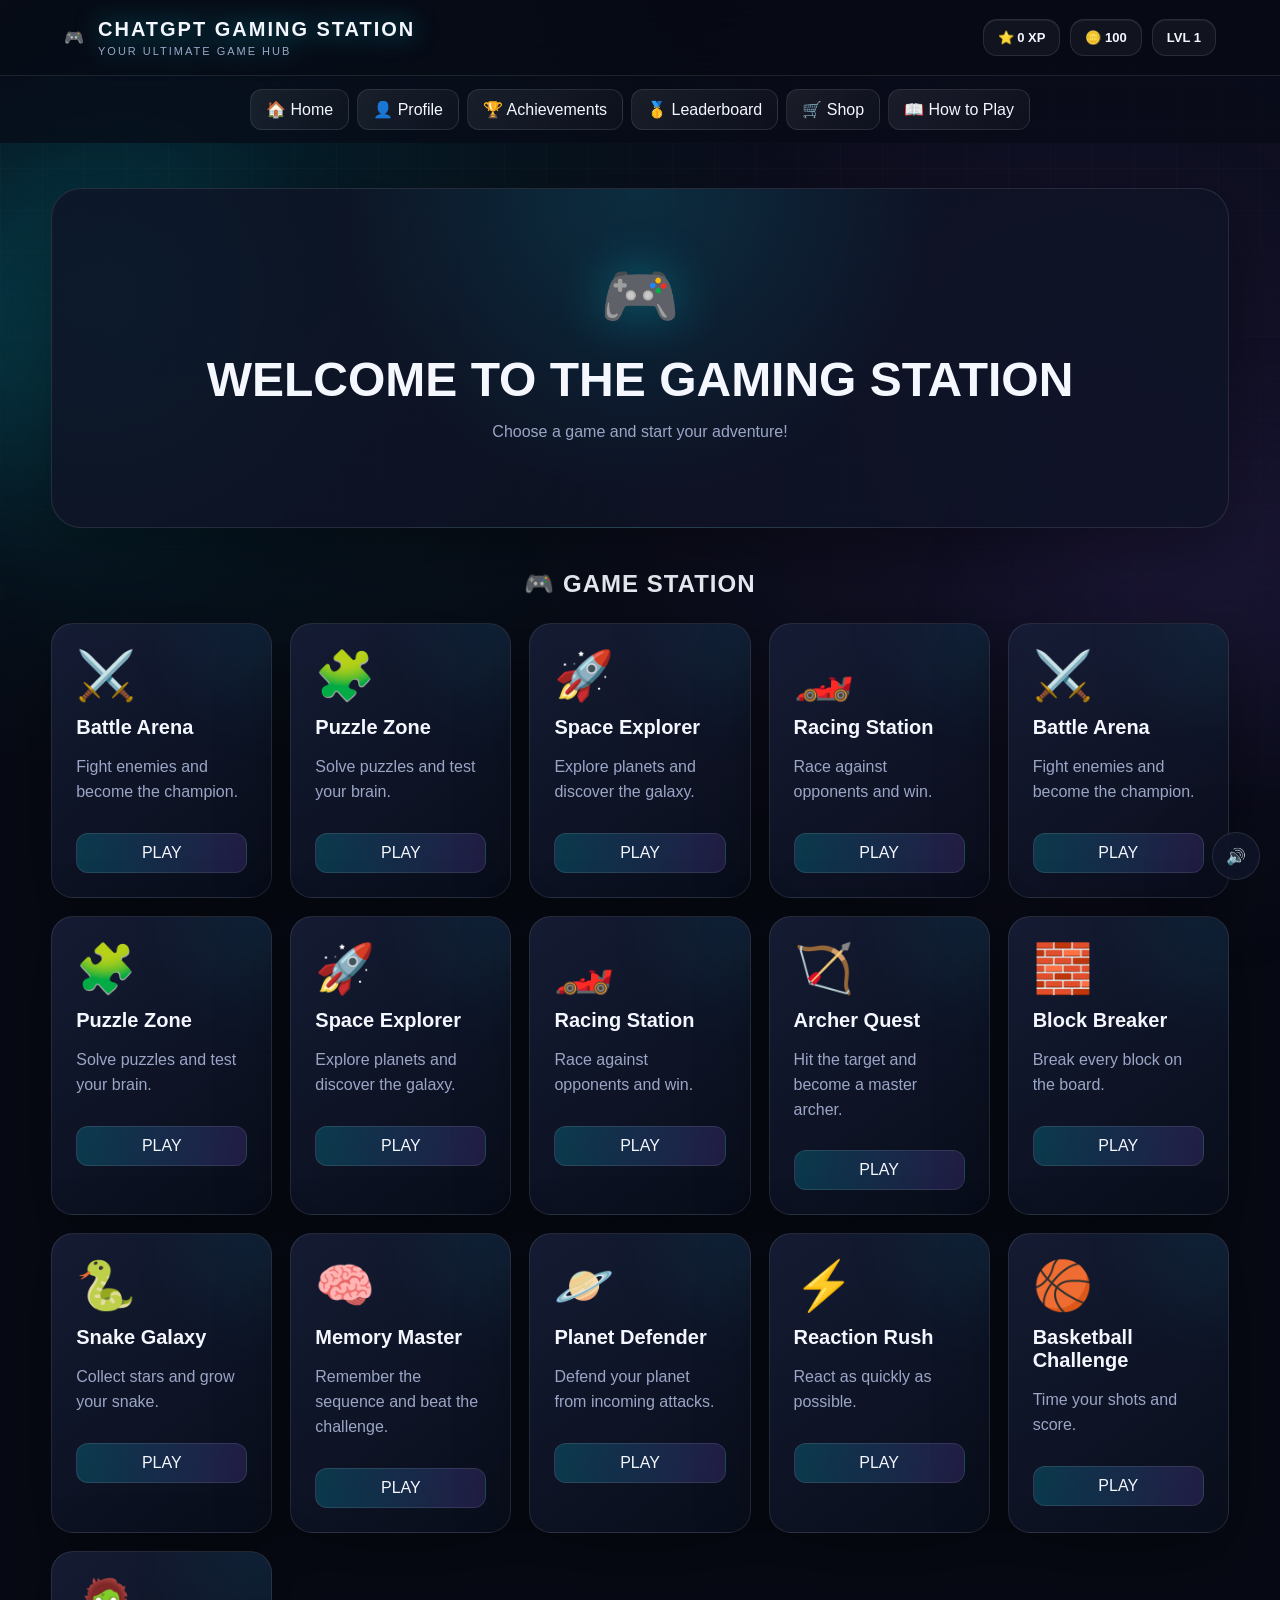
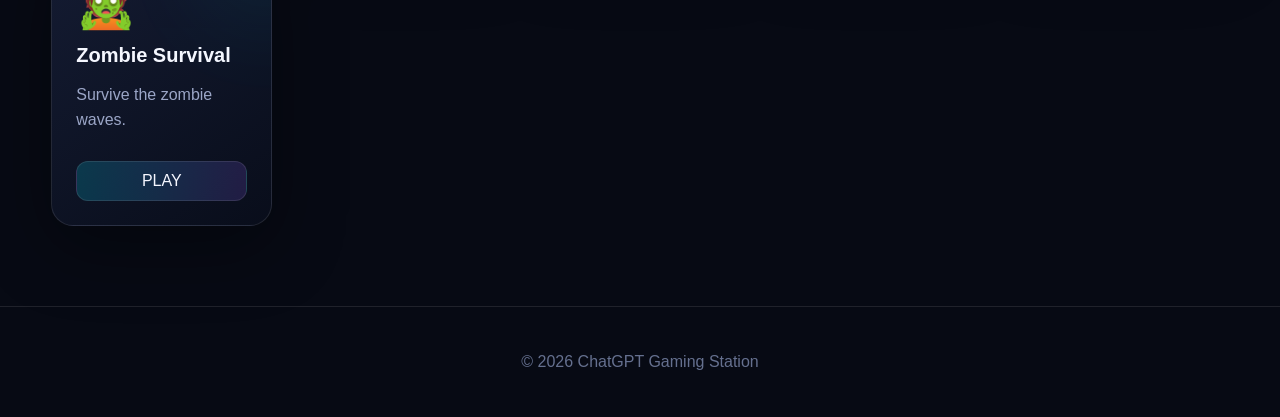
<file: index.html>
<!DOCTYPE html>
<html lang="en">

<head>
    <meta charset="UTF-8">
    <meta name="viewport" content="width=device-width, initial-scale=1.0">

    <title>ChatGPT Gaming Station</title>

    <link rel="stylesheet" href="ChatGPT.css">
</head>

<body>

<div class="background"></div>

<!-- ================= HEADER ================= -->

<header>

    <div class="brand">
        🎮
        <div>
            <h1>CHATGPT GAMING STATION</h1>
            <p>YOUR ULTIMATE GAME HUB</p>
        </div>
    </div>

    <div class="top-stats">

        <div>
            ⭐ <span id="headerXP">0</span> XP
        </div>

        <div>
            🪙 <span id="headerCoins">100</span>
        </div>

        <div>
            LVL <span id="headerLevel">1</span>
        </div>

    </div>

</header>


<!-- ================= NAVIGATION ================= -->

<nav>

    <button onclick="showPage('home')">
        🏠 Home
    </button>

    <button onclick="showPage('profile')">
        👤 Profile
    </button>

    <button onclick="showPage('achievements')">
        🏆 Achievements
    </button>

    <button onclick="showPage('leaderboard')">
        🥇 Leaderboard
    </button>

    <button onclick="showPage('shop')">
        🛒 Shop
    </button>

    <button onclick="showPage('howto')">
        📖 How to Play
    </button>

</nav>


<!-- ================================================= -->
<!-- HOME -->
<!-- ================================================= -->

<section id="home" class="page active">

    <div class="hero">

        <div class="hero-icon">
            🎮
        </div>

        <h2>
            WELCOME TO THE GAMING STATION
        </h2>

        <p>
            Choose a game and start your adventure!
        </p>

    </div>


    <h2 class="section-title">
        🎮 GAME STATION
    </h2>


    <div class="games">

        <div
            class="game-card"
            onclick="startGame('battle')">

            <div class="game-icon">
                ⚔️
            </div>

            <h3>
                Battle Arena
            </h3>

            <p>
                Fight enemies and become the champion.
            </p>

            <button>
                PLAY
            </button>

        </div>


        <div
            class="game-card"
            onclick="startGame('puzzle')">

            <div class="game-icon">
                🧩
            </div>

            <h3>
                Puzzle Zone
            </h3>

            <p>
                Solve puzzles and test your brain.
            </p>

            <button>
                PLAY
            </button>

        </div>


        <div
            class="game-card"
            onclick="startGame('space')">

            <div class="game-icon">
                🚀
            </div>

            <h3>
                Space Explorer
            </h3>

            <p>
                Explore planets and discover the galaxy.
            </p>

            <button>
                PLAY
            </button>

        </div>


        <div
            class="game-card"
            onclick="startGame('racing')">

            <div class="game-icon">
                🏎️
            </div>

            <h3>
                Racing Station
            </h3>

            <p>
                Race against opponents and win.
            </p>

            <button>
                PLAY
            </button>

        </div>

    </div>

</section>


<!-- ================================================= -->
<!-- PROFILE -->
<!-- ================================================= -->

<section id="profile" class="page">

    <div class="profile-card">

        <div class="avatar">
            🧑‍🚀
        </div>

        <h2>
            PLAYER ONE
        </h2>

        <p>
            Gaming Station Member
        </p>

        <div class="level">
            LEVEL
            <strong id="profileLevel">
                1
            </strong>
        </div>

    </div>


    <div class="dashboard-grid">

        <div class="info-card">
            ⭐
            <h3 id="profileXP">
                0
            </h3>
            <p>XP</p>
        </div>

        <div class="info-card">
            🪙
            <h3 id="profileCoins">
                100
            </h3>
            <p>Coins</p>
        </div>

        <div class="info-card">
            🏆
            <h3 id="profileWins">
                0
            </h3>
            <p>Wins</p>
        </div>

        <div class="info-card">
            🎮
            <h3 id="profileGames">
                0
            </h3>
            <p>Games Played</p>
        </div>

    </div>


    <div class="xp-panel">

        <h2>
            ⭐ EXPERIENCE
        </h2>

        <p>
            Level <span id="xpLevel">1</span>
        </p>

        <div class="xp-track">

            <div
                id="profileXPBar"
                class="xp-fill">
            </div>

        </div>

        <p>
            <span id="currentXP">0</span>
            /
            <span id="neededXP">100</span>
            XP
        </p>

    </div>

</section>


<!-- ================================================= -->
<!-- ACHIEVEMENTS -->
<!-- ================================================= -->

<section id="achievements" class="page">

    <h2 class="page-title">
        🏆 ACHIEVEMENTS
    </h2>

    <div class="achievement-list">

        <div
            id="achievement-first"
            class="achievement locked">

            <span>🎯</span>

            <div>
                <h3>
                    First Victory
                </h3>

                <p>
                    Win your first game.
                </p>
            </div>

        </div>


        <div
            id="achievement-ten"
            class="achievement locked">

            <span>🔥</span>

            <div>
                <h3>
                    Getting Serious
                </h3>

                <p>
                    Play 10 games.
                </p>
            </div>

        </div>


        <div
            id="achievement-level5"
            class="achievement locked">

            <span>⭐</span>

            <div>
                <h3>
                    Rising Star
                </h3>

                <p>
                    Reach Level 5.
                </p>
            </div>

        </div>


        <div
            id="achievement-xp"
            class="achievement locked">

            <span>💎</span>

            <div>
                <h3>
                    XP Master
                </h3>

                <p>
                    Earn 1,000 XP.
                </p>
            </div>

        </div>

    </div>

</section>


<!-- ================================================= -->
<!-- LEADERBOARD -->
<!-- ================================================= -->

<section id="leaderboard" class="page">

    <h2 class="page-title">
        🥇 LEADERBOARD
    </h2>

    <div class="leaderboard">

        <div class="leader first">
            <span>🥇</span>
            <strong>ShadowKnight</strong>
            <b>5420 XP</b>
        </div>

        <div class="leader second">
            <span>🥈</span>
            <strong>PixelMaster</strong>
            <b>4850 XP</b>
        </div>

        <div class="leader third">
            <span>🥉</span>
            <strong>CyberWolf</strong>
            <b>3900 XP</b>
        </div>

        <div class="leader player">

            <span>🎮</span>

            <strong>
                PLAYER ONE
            </strong>

            <b id="leaderXP">
                0 XP
            </b>

        </div>

    </div>

</section>


<!-- ================================================= -->
<!-- SHOP -->
<!-- ================================================= -->

<section id="shop" class="page">

    <h2 class="page-title">
        🛒 COIN SHOP
    </h2>

    <p class="shop-balance">
        🪙 Your Coins:
        <strong id="shopCoins">
            100
        </strong>
    </p>


    <div class="shop-grid">

        <div class="shop-item">

            <div>
                🧑‍🚀
            </div>

            <h3>
                Space Avatar
            </h3>

            <p>
                A cool astronaut avatar.
            </p>

            <button onclick="buyItem('Space Avatar',50)">
                🪙 50
            </button>

        </div>


        <div class="shop-item">

            <div>
                ⚡
            </div>

            <h3>
                Energy Boost
            </h3>

            <p>
                A special gaming boost.
            </p>

            <button onclick="buyItem('Energy Boost',75)">
                🪙 75
            </button>

        </div>


        <div class="shop-item">

            <div>
                👑
            </div>

            <h3>
                Champion Badge
            </h3>

            <p>
                Show everyone you're a champion.
            </p>

            <button onclick="buyItem('Champion Badge',150)">
                🪙 150
            </button>

        </div>


        <div class="shop-item">

            <div>
                💎
            </div>

            <h3>
                Diamond Skin
            </h3>

            <p>
                A premium gaming skin.
            </p>

            <button onclick="buyItem('Diamond Skin',250)">
                🪙 250
            </button>

        </div>

    </div>

</section>


<!-- ================================================= -->
<!-- HOW TO PLAY -->
<!-- ================================================= -->

<section id="howto" class="page">

    <h2 class="page-title">
        📖 HOW TO PLAY
    </h2>


    <div class="howto-card">

        <h3>
            🎮 1. Choose a Game
        </h3>

        <p>
            Go to Home and choose one of the four games.
        </p>


        <h3>
            ⭐ 2. Earn XP
        </h3>

        <p>
            Winning games gives you XP.
            Earn enough XP to level up.
        </p>


        <h3>
            🪙 3. Earn Coins
        </h3>

        <p>
            XP rewards also give you coins.
            Use coins in the Shop.
        </p>


        <h3>
            🏆 4. Unlock Achievements
        </h3>

        <p>
            Complete challenges to unlock achievements.
        </p>


        <h3>
            🥇 5. Climb the Leaderboard
        </h3>

        <p>
            Earn XP and compete with other players.
        </p>


        <h3>
            💾 6. Your Progress Saves
        </h3>

        <p>
            Your XP, coins, wins and achievements
            are automatically saved in your browser.
        </p>

    </div>

</section>


<!-- ================================================= -->
<!-- GAME SCREEN -->
<!-- ================================================= -->

<div
    id="gameScreen"
    class="game-screen">

    <button
        class="back"
        onclick="closeGame()">

        ← BACK

    </button>


    <div class="game-content">

        <div id="gameIcon">
            🎮
        </div>

        <h2 id="gameTitle">
            Game
        </h2>

        <p id="gameDescription">
            Loading...
        </p>

        <button
            class="start-button"
            onclick="playGame()">

            START GAME

        </button>

        <div id="result"></div>

    </div>

</div>


<footer>

    <p>
        © 2026 ChatGPT Gaming Station
    </p>

</footer>


<script src="ChatGPT.js"></script>

</body>
</html>
</file>
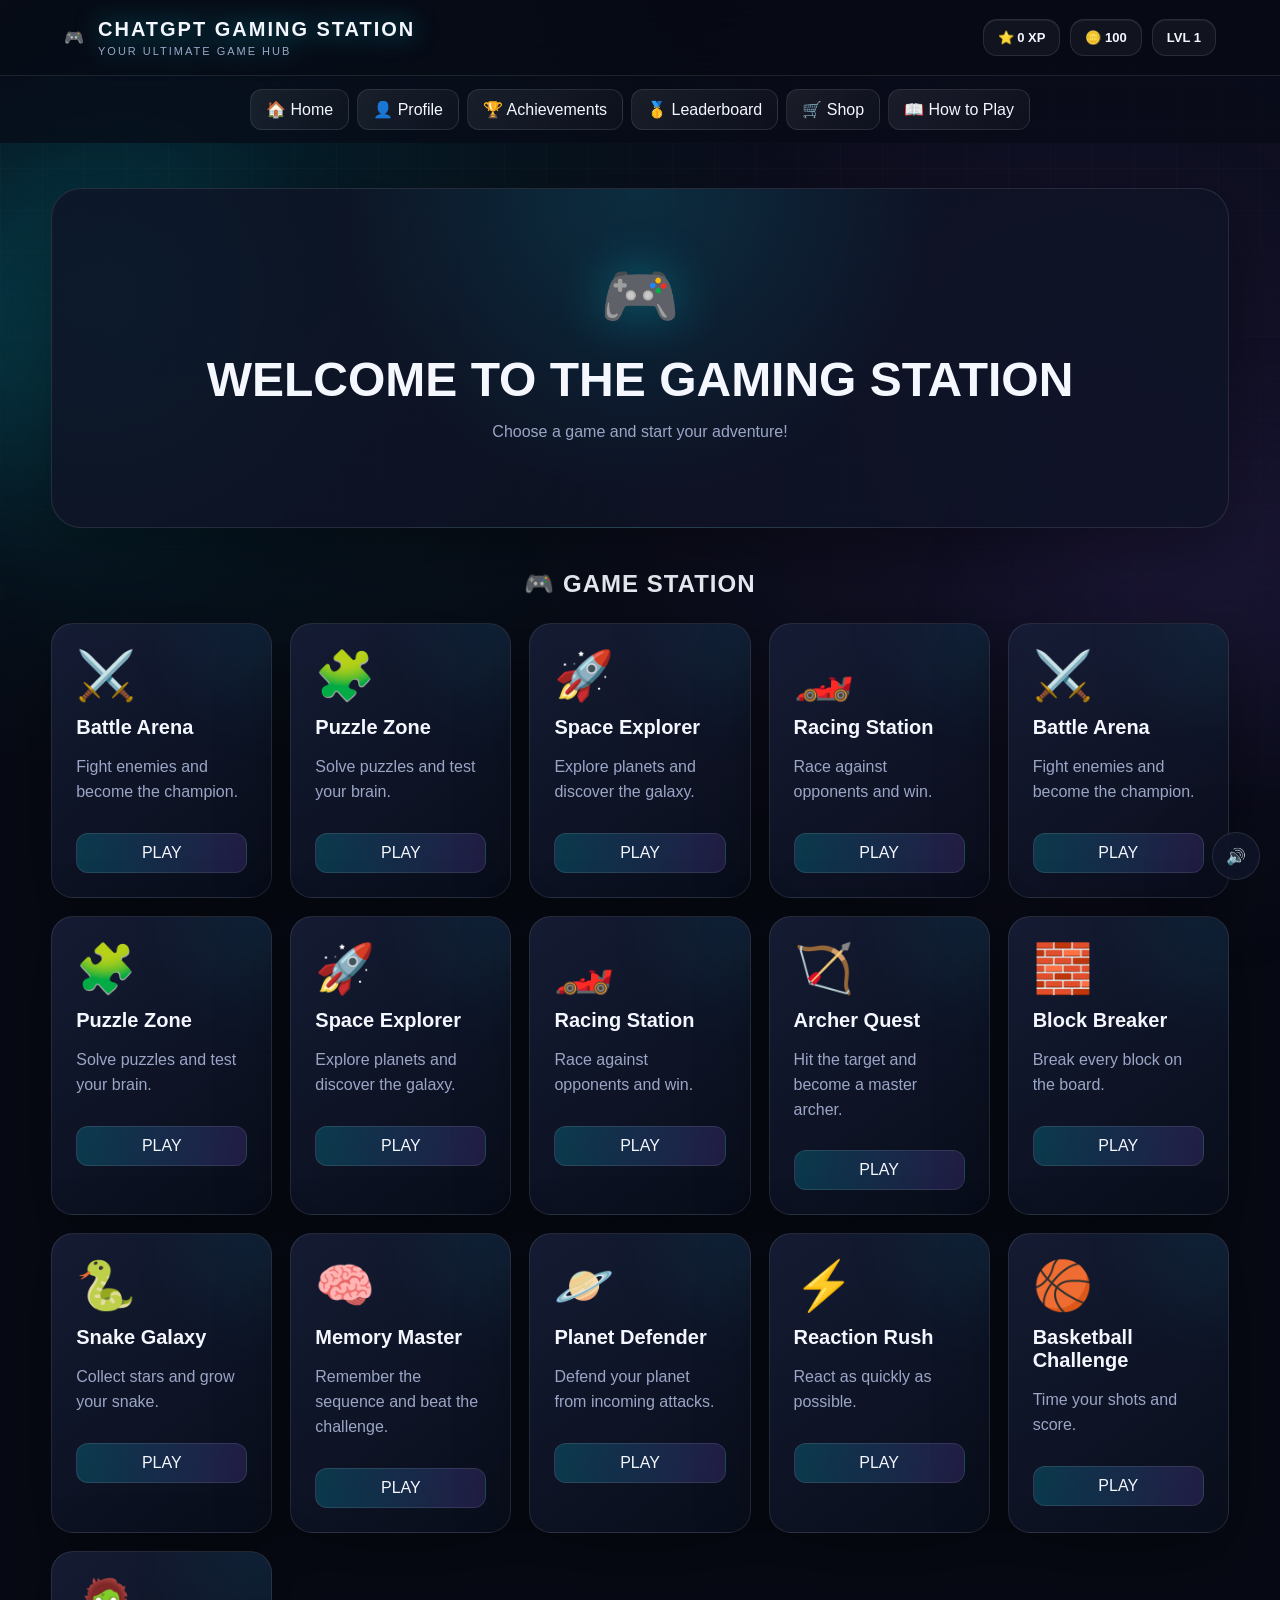
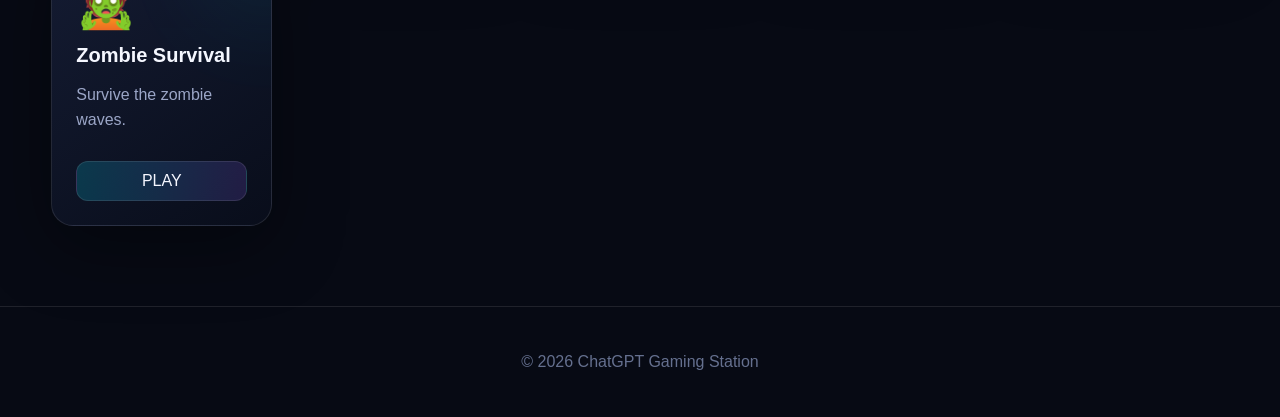
<file: ChatGPT.html>
<!DOCTYPE html>
<html lang="en">

<head>
    <meta charset="UTF-8">
    <meta name="viewport" content="width=device-width, initial-scale=1.0">

    <title>ChatGPT Gaming Station</title>

    <link rel="stylesheet" href="ChatGPT.css">
</head>

<body>

<div class="background"></div>

<!-- ================= HEADER ================= -->

<header>

    <div class="brand">
        🎮
        <div>
            <h1>CHATGPT GAMING STATION</h1>
            <p>YOUR ULTIMATE GAME HUB</p>
        </div>
    </div>

    <div class="top-stats">

        <div>
            ⭐ <span id="headerXP">0</span> XP
        </div>

        <div>
            🪙 <span id="headerCoins">100</span>
        </div>

        <div>
            LVL <span id="headerLevel">1</span>
        </div>

    </div>

</header>


<!-- ================= NAVIGATION ================= -->

<nav>

    <button onclick="showPage('home')">
        🏠 Home
    </button>

    <button onclick="showPage('profile')">
        👤 Profile
    </button>

    <button onclick="showPage('achievements')">
        🏆 Achievements
    </button>

    <button onclick="showPage('leaderboard')">
        🥇 Leaderboard
    </button>

    <button onclick="showPage('shop')">
        🛒 Shop
    </button>

    <button onclick="showPage('howto')">
        📖 How to Play
    </button>

</nav>


<!-- ================================================= -->
<!-- HOME -->
<!-- ================================================= -->

<section id="home" class="page active">

    <div class="hero">

        <div class="hero-icon">
            🎮
        </div>

        <h2>
            WELCOME TO THE GAMING STATION
        </h2>

        <p>
            Choose a game and start your adventure!
        </p>

    </div>


    <h2 class="section-title">
        🎮 GAME STATION
    </h2>


    <div class="games">

        <div
            class="game-card"
            onclick="startGame('battle')">

            <div class="game-icon">
                ⚔️
            </div>

            <h3>
                Battle Arena
            </h3>

            <p>
                Fight enemies and become the champion.
            </p>

            <button>
                PLAY
            </button>

        </div>


        <div
            class="game-card"
            onclick="startGame('puzzle')">

            <div class="game-icon">
                🧩
            </div>

            <h3>
                Puzzle Zone
            </h3>

            <p>
                Solve puzzles and test your brain.
            </p>

            <button>
                PLAY
            </button>

        </div>


        <div
            class="game-card"
            onclick="startGame('space')">

            <div class="game-icon">
                🚀
            </div>

            <h3>
                Space Explorer
            </h3>

            <p>
                Explore planets and discover the galaxy.
            </p>

            <button>
                PLAY
            </button>

        </div>


        <div
            class="game-card"
            onclick="startGame('racing')">

            <div class="game-icon">
                🏎️
            </div>

            <h3>
                Racing Station
            </h3>

            <p>
                Race against opponents and win.
            </p>

            <button>
                PLAY
            </button>

        </div>

    </div>

</section>


<!-- ================================================= -->
<!-- PROFILE -->
<!-- ================================================= -->

<section id="profile" class="page">

    <div class="profile-card">

        <div class="avatar">
            🧑‍🚀
        </div>

        <h2>
            PLAYER ONE
        </h2>

        <p>
            Gaming Station Member
        </p>

        <div class="level">
            LEVEL
            <strong id="profileLevel">
                1
            </strong>
        </div>

    </div>


    <div class="dashboard-grid">

        <div class="info-card">
            ⭐
            <h3 id="profileXP">
                0
            </h3>
            <p>XP</p>
        </div>

        <div class="info-card">
            🪙
            <h3 id="profileCoins">
                100
            </h3>
            <p>Coins</p>
        </div>

        <div class="info-card">
            🏆
            <h3 id="profileWins">
                0
            </h3>
            <p>Wins</p>
        </div>

        <div class="info-card">
            🎮
            <h3 id="profileGames">
                0
            </h3>
            <p>Games Played</p>
        </div>

    </div>


    <div class="xp-panel">

        <h2>
            ⭐ EXPERIENCE
        </h2>

        <p>
            Level <span id="xpLevel">1</span>
        </p>

        <div class="xp-track">

            <div
                id="profileXPBar"
                class="xp-fill">
            </div>

        </div>

        <p>
            <span id="currentXP">0</span>
            /
            <span id="neededXP">100</span>
            XP
        </p>

    </div>

</section>


<!-- ================================================= -->
<!-- ACHIEVEMENTS -->
<!-- ================================================= -->

<section id="achievements" class="page">

    <h2 class="page-title">
        🏆 ACHIEVEMENTS
    </h2>

    <div class="achievement-list">

        <div
            id="achievement-first"
            class="achievement locked">

            <span>🎯</span>

            <div>
                <h3>
                    First Victory
                </h3>

                <p>
                    Win your first game.
                </p>
            </div>

        </div>


        <div
            id="achievement-ten"
            class="achievement locked">

            <span>🔥</span>

            <div>
                <h3>
                    Getting Serious
                </h3>

                <p>
                    Play 10 games.
                </p>
            </div>

        </div>


        <div
            id="achievement-level5"
            class="achievement locked">

            <span>⭐</span>

            <div>
                <h3>
                    Rising Star
                </h3>

                <p>
                    Reach Level 5.
                </p>
            </div>

        </div>


        <div
            id="achievement-xp"
            class="achievement locked">

            <span>💎</span>

            <div>
                <h3>
                    XP Master
                </h3>

                <p>
                    Earn 1,000 XP.
                </p>
            </div>

        </div>

    </div>

</section>


<!-- ================================================= -->
<!-- LEADERBOARD -->
<!-- ================================================= -->

<section id="leaderboard" class="page">

    <h2 class="page-title">
        🥇 LEADERBOARD
    </h2>

    <div class="leaderboard">

        <div class="leader first">
            <span>🥇</span>
            <strong>ShadowKnight</strong>
            <b>5420 XP</b>
        </div>

        <div class="leader second">
            <span>🥈</span>
            <strong>PixelMaster</strong>
            <b>4850 XP</b>
        </div>

        <div class="leader third">
            <span>🥉</span>
            <strong>CyberWolf</strong>
            <b>3900 XP</b>
        </div>

        <div class="leader player">

            <span>🎮</span>

            <strong>
                PLAYER ONE
            </strong>

            <b id="leaderXP">
                0 XP
            </b>

        </div>

    </div>

</section>


<!-- ================================================= -->
<!-- SHOP -->
<!-- ================================================= -->

<section id="shop" class="page">

    <h2 class="page-title">
        🛒 COIN SHOP
    </h2>

    <p class="shop-balance">
        🪙 Your Coins:
        <strong id="shopCoins">
            100
        </strong>
    </p>


    <div class="shop-grid">

        <div class="shop-item">

            <div>
                🧑‍🚀
            </div>

            <h3>
                Space Avatar
            </h3>

            <p>
                A cool astronaut avatar.
            </p>

            <button onclick="buyItem('Space Avatar',50)">
                🪙 50
            </button>

        </div>


        <div class="shop-item">

            <div>
                ⚡
            </div>

            <h3>
                Energy Boost
            </h3>

            <p>
                A special gaming boost.
            </p>

            <button onclick="buyItem('Energy Boost',75)">
                🪙 75
            </button>

        </div>


        <div class="shop-item">

            <div>
                👑
            </div>

            <h3>
                Champion Badge
            </h3>

            <p>
                Show everyone you're a champion.
            </p>

            <button onclick="buyItem('Champion Badge',150)">
                🪙 150
            </button>

        </div>


        <div class="shop-item">

            <div>
                💎
            </div>

            <h3>
                Diamond Skin
            </h3>

            <p>
                A premium gaming skin.
            </p>

            <button onclick="buyItem('Diamond Skin',250)">
                🪙 250
            </button>

        </div>

    </div>

</section>


<!-- ================================================= -->
<!-- HOW TO PLAY -->
<!-- ================================================= -->

<section id="howto" class="page">

    <h2 class="page-title">
        📖 HOW TO PLAY
    </h2>


    <div class="howto-card">

        <h3>
            🎮 1. Choose a Game
        </h3>

        <p>
            Go to Home and choose one of the four games.
        </p>


        <h3>
            ⭐ 2. Earn XP
        </h3>

        <p>
            Winning games gives you XP.
            Earn enough XP to level up.
        </p>


        <h3>
            🪙 3. Earn Coins
        </h3>

        <p>
            XP rewards also give you coins.
            Use coins in the Shop.
        </p>


        <h3>
            🏆 4. Unlock Achievements
        </h3>

        <p>
            Complete challenges to unlock achievements.
        </p>


        <h3>
            🥇 5. Climb the Leaderboard
        </h3>

        <p>
            Earn XP and compete with other players.
        </p>


        <h3>
            💾 6. Your Progress Saves
        </h3>

        <p>
            Your XP, coins, wins and achievements
            are automatically saved in your browser.
        </p>

    </div>

</section>


<!-- ================================================= -->
<!-- GAME SCREEN -->
<!-- ================================================= -->

<div
    id="gameScreen"
    class="game-screen">

    <button
        class="back"
        onclick="closeGame()">

        ← BACK

    </button>


    <div class="game-content">

        <div id="gameIcon">
            🎮
        </div>

        <h2 id="gameTitle">
            Game
        </h2>

        <p id="gameDescription">
            Loading...
        </p>

        <button
            class="start-button"
            onclick="playGame()">

            START GAME

        </button>

        <div id="result"></div>

    </div>

</div>


<footer>

    <p>
        © 2026 ChatGPT Gaming Station
    </p>

</footer>


<script src="ChatGPT.js"></script>

</body>
</html>
</file>
<file: ChatGPT.css>
:root{
  --bg:#070a14;
  --panel:rgba(15,20,38,.82);
  --panel-2:rgba(22,29,52,.88);
  --text:#f5f7ff;
  --muted:#9ba6c7;
  --cyan:#00e5ff;
  --purple:#8b5cf6;
  --pink:#ff4ecd;
  --green:#36e59a;
  --gold:#ffd166;
  --danger:#ff5c7a;
  --border:rgba(255,255,255,.10);
  --shadow:0 20px 70px rgba(0,0,0,.38);
}

*{box-sizing:border-box}
html{scroll-behavior:smooth}
body{
  margin:0;
  min-height:100vh;
  font-family:Inter,Segoe UI,Arial,sans-serif;
  color:var(--text);
  background:
    radial-gradient(circle at 15% 10%,rgba(0,229,255,.10),transparent 28%),
    radial-gradient(circle at 85% 20%,rgba(139,92,246,.12),transparent 30%),
    var(--bg);
  overflow-x:hidden;
}
button,input{font:inherit}
button{color:inherit}

.background{
  position:fixed;
  inset:0;
  z-index:-2;
  overflow:hidden;
  background:
    linear-gradient(rgba(255,255,255,.018) 1px,transparent 1px),
    linear-gradient(90deg,rgba(255,255,255,.018) 1px,transparent 1px);
  background-size:42px 42px;
  mask-image:linear-gradient(to bottom,#000,transparent 92%);
}
.background::before,.background::after{
  content:"";
  position:absolute;
  width:360px;height:360px;
  border-radius:50%;
  filter:blur(80px);
  opacity:.25;
  animation:floatOrb 10s ease-in-out infinite alternate;
}
.background::before{background:var(--cyan);left:-100px;top:180px}
.background::after{background:var(--purple);right:-120px;top:480px;animation-delay:-4s}
@keyframes floatOrb{to{transform:translate(80px,-45px) scale(1.15)}}

header{
  position:sticky;
  top:0;
  z-index:50;
  display:flex;
  align-items:center;
  justify-content:space-between;
  gap:20px;
  padding:18px 5vw;
  background:rgba(7,10,20,.78);
  border-bottom:1px solid var(--border);
  backdrop-filter:blur(18px);
}
.brand{display:flex;align-items:center;gap:14px}
.brand>div:first-child{font-size:38px;filter:drop-shadow(0 0 12px rgba(0,229,255,.5))}
.brand h1{font-size:20px;letter-spacing:2px;margin:0}
.brand p{margin:4px 0 0;color:var(--muted);font-size:11px;letter-spacing:2px}
.top-stats{display:flex;gap:10px;flex-wrap:wrap;justify-content:flex-end}
.top-stats>div{
  padding:10px 14px;
  border:1px solid var(--border);
  border-radius:14px;
  background:rgba(255,255,255,.045);
  box-shadow:inset 0 1px rgba(255,255,255,.06);
  font-weight:700;
  font-size:13px;
}

nav{
  position:relative;
  z-index:10;
  display:flex;
  justify-content:center;
  flex-wrap:wrap;
  gap:8px;
  padding:13px 5vw;
  background:rgba(8,11,23,.7);
}
nav button,.game-card button,.shop-item button,.game-action,.start-button,.back{
  border:1px solid var(--border);
  border-radius:12px;
  background:linear-gradient(135deg,rgba(255,255,255,.08),rgba(255,255,255,.025));
  padding:10px 15px;
  cursor:pointer;
  transition:transform .2s,box-shadow .2s,border-color .2s,background .2s;
}
nav button:hover,.game-card button:hover,.shop-item button:hover,.game-action:hover,.start-button:hover,.back:hover{
  transform:translateY(-2px);
  border-color:rgba(0,229,255,.55);
  box-shadow:0 8px 25px rgba(0,229,255,.12);
}
nav button:active,.game-card button:active,.game-action:active,.start-button:active{transform:scale(.97)}

.page{
  display:none;
  width:min(1180px,92vw);
  margin:0 auto;
  padding:45px 0 80px;
  animation:pageIn .4s ease both;
}
.page.active{display:block}
@keyframes pageIn{from{opacity:0;transform:translateY(12px)}to{opacity:1;transform:none}}

.hero{
  position:relative;
  overflow:hidden;
  text-align:center;
  padding:70px 25px;
  border:1px solid var(--border);
  border-radius:30px;
  background:
    radial-gradient(circle at 50% 0,rgba(0,229,255,.13),transparent 45%),
    var(--panel);
  box-shadow:var(--shadow);
}
.hero::after{
  content:"";
  position:absolute;
  inset:-2px;
  border-radius:30px;
  pointer-events:none;
  background:linear-gradient(120deg,transparent,rgba(0,229,255,.18),transparent);
  transform:translateX(-100%);
  animation:shine 5s infinite;
}
@keyframes shine{65%,100%{transform:translateX(100%)}}
.hero-icon,.game-big-icon{font-size:64px;filter:drop-shadow(0 0 25px rgba(0,229,255,.35));animation:iconFloat 3s ease-in-out infinite}
@keyframes iconFloat{50%{transform:translateY(-8px) rotate(2deg)}}
.hero h2{font-size:clamp(28px,5vw,48px);margin:18px 0 8px}
.hero p{color:var(--muted);font-size:16px}

.section-title,.page-title{text-align:center;margin:42px 0 25px;letter-spacing:1px}

.games,.shop-grid,.dashboard-grid{
  display:grid;
  grid-template-columns:repeat(auto-fit,minmax(220px,1fr));
  gap:18px;
}
.game-card,.shop-item,.info-card,.profile-card,.xp-panel,.achievement,.leaderboard,.howto-card{
  background:linear-gradient(145deg,rgba(23,30,55,.88),rgba(10,14,28,.88));
  border:1px solid var(--border);
  box-shadow:var(--shadow);
}
.game-card{
  position:relative;
  overflow:hidden;
  min-height:260px;
  padding:24px;
  border-radius:22px;
  cursor:pointer;
  transition:transform .25s,box-shadow .25s,border-color .25s;
}
.game-card::before{
  content:"";
  position:absolute;
  width:130px;height:130px;
  right:-60px;top:-60px;
  border-radius:50%;
  background:var(--cyan);
  filter:blur(50px);
  opacity:.08;
}
.game-card:hover{
  transform:translateY(-8px);
  border-color:rgba(0,229,255,.48);
  box-shadow:0 25px 60px rgba(0,0,0,.5),0 0 35px rgba(0,229,255,.08);
}
.game-icon{font-size:48px;margin-bottom:12px}
.game-card h3{margin:0 0 9px;font-size:20px}
.game-card p{color:var(--muted);line-height:1.55;min-height:50px}
.game-card button{margin-top:12px;width:100%;background:linear-gradient(90deg,rgba(0,229,255,.18),rgba(139,92,246,.18))}

.profile-card{
  text-align:center;
  border-radius:28px;
  padding:35px;
}
.avatar{font-size:70px}
.profile-card h2{margin:12px 0 5px}
.profile-card p,.howto-card p{color:var(--muted)}
.level strong{display:inline-block;margin-left:6px;color:var(--cyan);font-size:25px}

.dashboard-grid{margin-top:18px}
.info-card{text-align:center;border-radius:18px;padding:22px}
.info-card h3{font-size:27px;margin:8px 0 2px}
.info-card p{color:var(--muted);margin:0}
.xp-panel{margin-top:18px;border-radius:22px;padding:25px}
.xp-track{height:16px;border-radius:99px;background:#090d1c;overflow:hidden;border:1px solid var(--border)}
.xp-fill{
  height:100%;
  width:0;
  border-radius:inherit;
  background:linear-gradient(90deg,var(--cyan),var(--purple),var(--pink));
  box-shadow:0 0 22px rgba(0,229,255,.35);
  transition:width .7s cubic-bezier(.2,.8,.2,1);
}

.achievement-list{display:grid;gap:14px}
.achievement{
  display:flex;align-items:center;gap:18px;
  padding:20px;border-radius:18px;
  transition:.25s;
}
.achievement>span{font-size:35px}
.achievement.locked{opacity:.48;filter:grayscale(.8)}
.achievement.unlocked{border-color:rgba(54,229,154,.5);box-shadow:0 0 25px rgba(54,229,154,.08)}
.achievement h3{margin:0 0 5px}
.achievement p{margin:0;color:var(--muted)}

.leaderboard{overflow:hidden;border-radius:22px}
.leader{
  display:grid;
  grid-template-columns:50px 1fr auto;
  gap:15px;align-items:center;
  padding:20px;
  border-bottom:1px solid var(--border);
}
.leader:last-child{border-bottom:0}
.leader.player{background:linear-gradient(90deg,rgba(0,229,255,.12),rgba(139,92,246,.08));color:var(--cyan)}

.shop-balance{text-align:center;color:var(--muted)}
.shop-balance strong{color:var(--gold)}
.shop-item{text-align:center;border-radius:22px;padding:28px}
.shop-item>div{font-size:50px}
.shop-item h3{margin:12px 0 6px}
.shop-item p{color:var(--muted);min-height:42px}
.shop-item button{background:linear-gradient(90deg,rgba(255,209,102,.16),rgba(255,78,205,.12))}

.howto-card{border-radius:22px;padding:30px}
.howto-card h3{margin-top:25px}
.howto-card h3:first-child{margin-top:0}

.game-screen{
  display:none;
  position:fixed;
  inset:0;
  z-index:100;
  overflow:auto;
  padding:35px 20px;
  background:rgba(4,6,14,.93);
  backdrop-filter:blur(20px);
  animation:gameIn .35s ease both;
}
@keyframes gameIn{from{opacity:0}to{opacity:1}}
.game-content{
  width:min(850px,94vw);
  min-height:520px;
  margin:55px auto 30px;
  padding:45px 30px;
  text-align:center;
  border:1px solid var(--border);
  border-radius:30px;
  background:linear-gradient(145deg,rgba(22,29,52,.98),rgba(7,10,20,.98));
  box-shadow:0 30px 100px rgba(0,0,0,.55);
}
.game-content input{
  width:min(300px,90%);
  padding:13px 15px;
  margin:12px;
  border-radius:12px;
  border:1px solid var(--border);
  outline:none;
  background:#080c19;
  color:white;
}
.game-content input:focus{border-color:var(--cyan);box-shadow:0 0 20px rgba(0,229,255,.12)}
.back{position:fixed;top:22px;left:22px;z-index:5}
.start-button,.game-action{margin:8px;background:linear-gradient(90deg,rgba(0,229,255,.22),rgba(139,92,246,.22));font-weight:800}
.game-big-icon{margin-bottom:8px}
.fighters{display:grid;grid-template-columns:1fr 80px 1fr;align-items:center;gap:15px;margin:30px 0}
.fighter-icon{font-size:55px}
.vs{font-weight:900;color:var(--pink)}
.health-bar{height:13px;background:#080b17;border-radius:99px;overflow:hidden}
.health-bar>div{height:100%;background:linear-gradient(90deg,var(--danger),var(--gold));transition:width .35s}
.battle-log{padding:15px;border:1px solid var(--border);border-radius:14px;color:var(--muted);margin:18px 0}
.battle-buttons{display:flex;justify-content:center;gap:10px;flex-wrap:wrap}
.puzzle-question{font-size:38px;font-weight:900;margin:20px}
.space-buttons{display:flex;justify-content:center;gap:10px;flex-wrap:wrap;margin:25px}
.race-track{height:48px;margin:16px 0;padding:7px;border-radius:99px;background:#080c19;border:1px solid var(--border);overflow:hidden;text-align:left}
.race-track>div{height:100%;min-width:50px;width:0;border-radius:99px;background:linear-gradient(90deg,var(--cyan),var(--purple));display:flex;align-items:center;padding-left:8px;transition:width .25s}
#result{margin-top:20px}

.reward-popup{
  position:fixed;
  left:50%;top:45%;
  z-index:9999;
  transform:translate(-50%,-50%) scale(.7);
  font-size:30px;font-weight:900;
  color:var(--gold);
  text-shadow:0 0 20px rgba(255,209,102,.5);
  pointer-events:none;
  animation:rewardPop 1.1s ease forwards;
}
@keyframes rewardPop{
  0%{opacity:0;transform:translate(-50%,-35%) scale(.7)}
  20%{opacity:1;transform:translate(-50%,-50%) scale(1.08)}
  100%{opacity:0;transform:translate(-50%,-95%) scale(1)}
}

#premiumLoader{
  position:fixed;inset:0;z-index:10000;
  display:flex;align-items:center;justify-content:center;
  background:#050711;
  transition:opacity .6s,visibility .6s;
}
#premiumLoader.hide{opacity:0;visibility:hidden}
.loader-box{text-align:center}
.loader-logo{font-size:70px;animation:loaderPulse 1.2s infinite}
.loader-title{font-size:clamp(22px,4vw,42px);letter-spacing:3px;margin:12px 0}
.loader-sub{color:var(--muted);letter-spacing:4px;font-size:11px}
.loader-track{width:min(320px,75vw);height:7px;background:#11172a;border-radius:99px;overflow:hidden;margin:25px auto}
.loader-fill{height:100%;width:0;background:linear-gradient(90deg,var(--cyan),var(--purple),var(--pink));animation:load 1.6s ease forwards}
@keyframes load{to{width:100%}}
@keyframes loaderPulse{50%{transform:scale(1.12);filter:drop-shadow(0 0 25px rgba(0,229,255,.55))}}

.sound-toggle{
  position:fixed;
  right:20px;
  bottom:20px;
  z-index:200;
  width:48px;height:48px;
  border-radius:50%;
  border:1px solid var(--border);
  background:rgba(15,20,38,.9);
  cursor:pointer;
  box-shadow:var(--shadow);
}

footer{
  text-align:center;
  padding:30px 20px;
  color:#65708f;
  border-top:1px solid var(--border);
}

@media(max-width:700px){
  header{align-items:flex-start;flex-direction:column}
  .top-stats{justify-content:flex-start}
  .brand h1{font-size:16px}
  .page{padding-top:25px}
  .hero{padding:50px 18px}
  .fighters{grid-template-columns:1fr}
  .vs{display:none}
  .leader{grid-template-columns:35px 1fr auto}
  .game-content{padding:40px 16px}
}

@media(prefers-reduced-motion:reduce){
  *,*::before,*::after{animation-duration:.01ms!important;animation-iteration-count:1!important;transition-duration:.01ms!important;scroll-behavior:auto!important}
}
</file>
